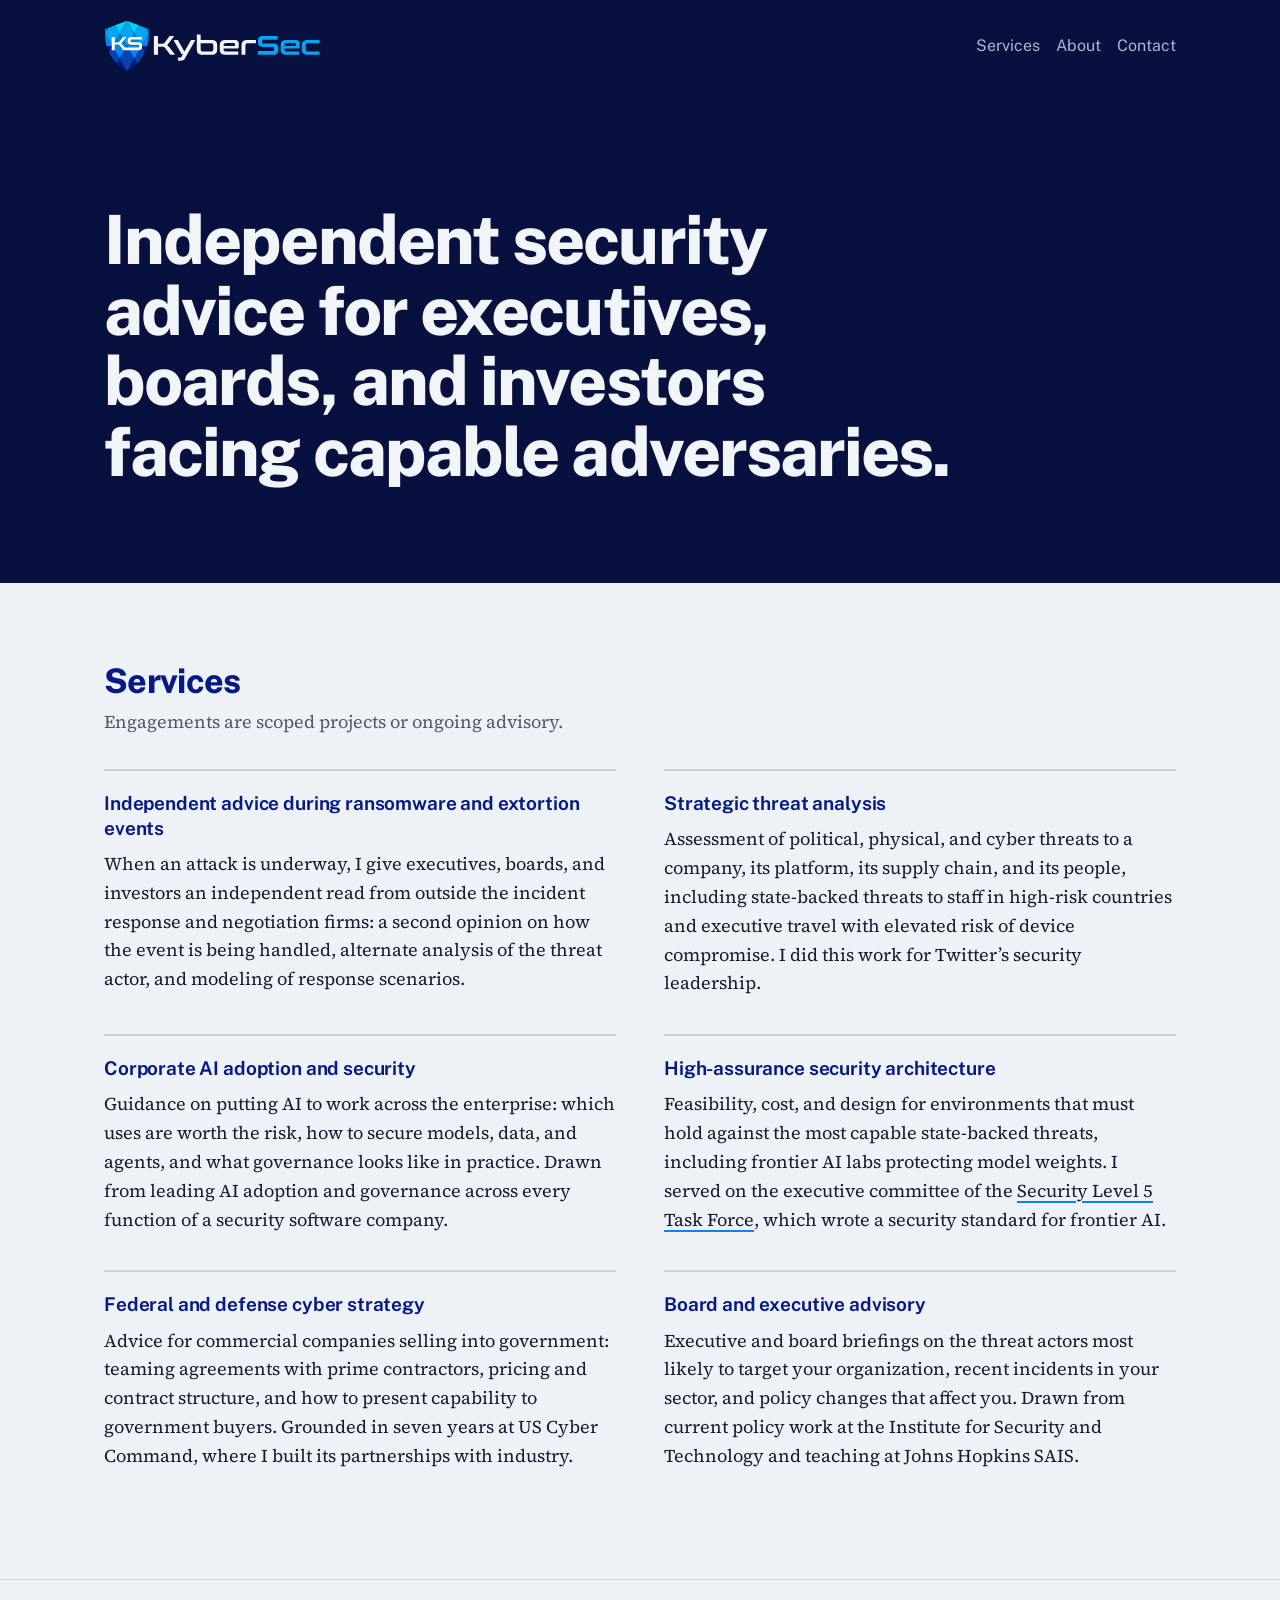
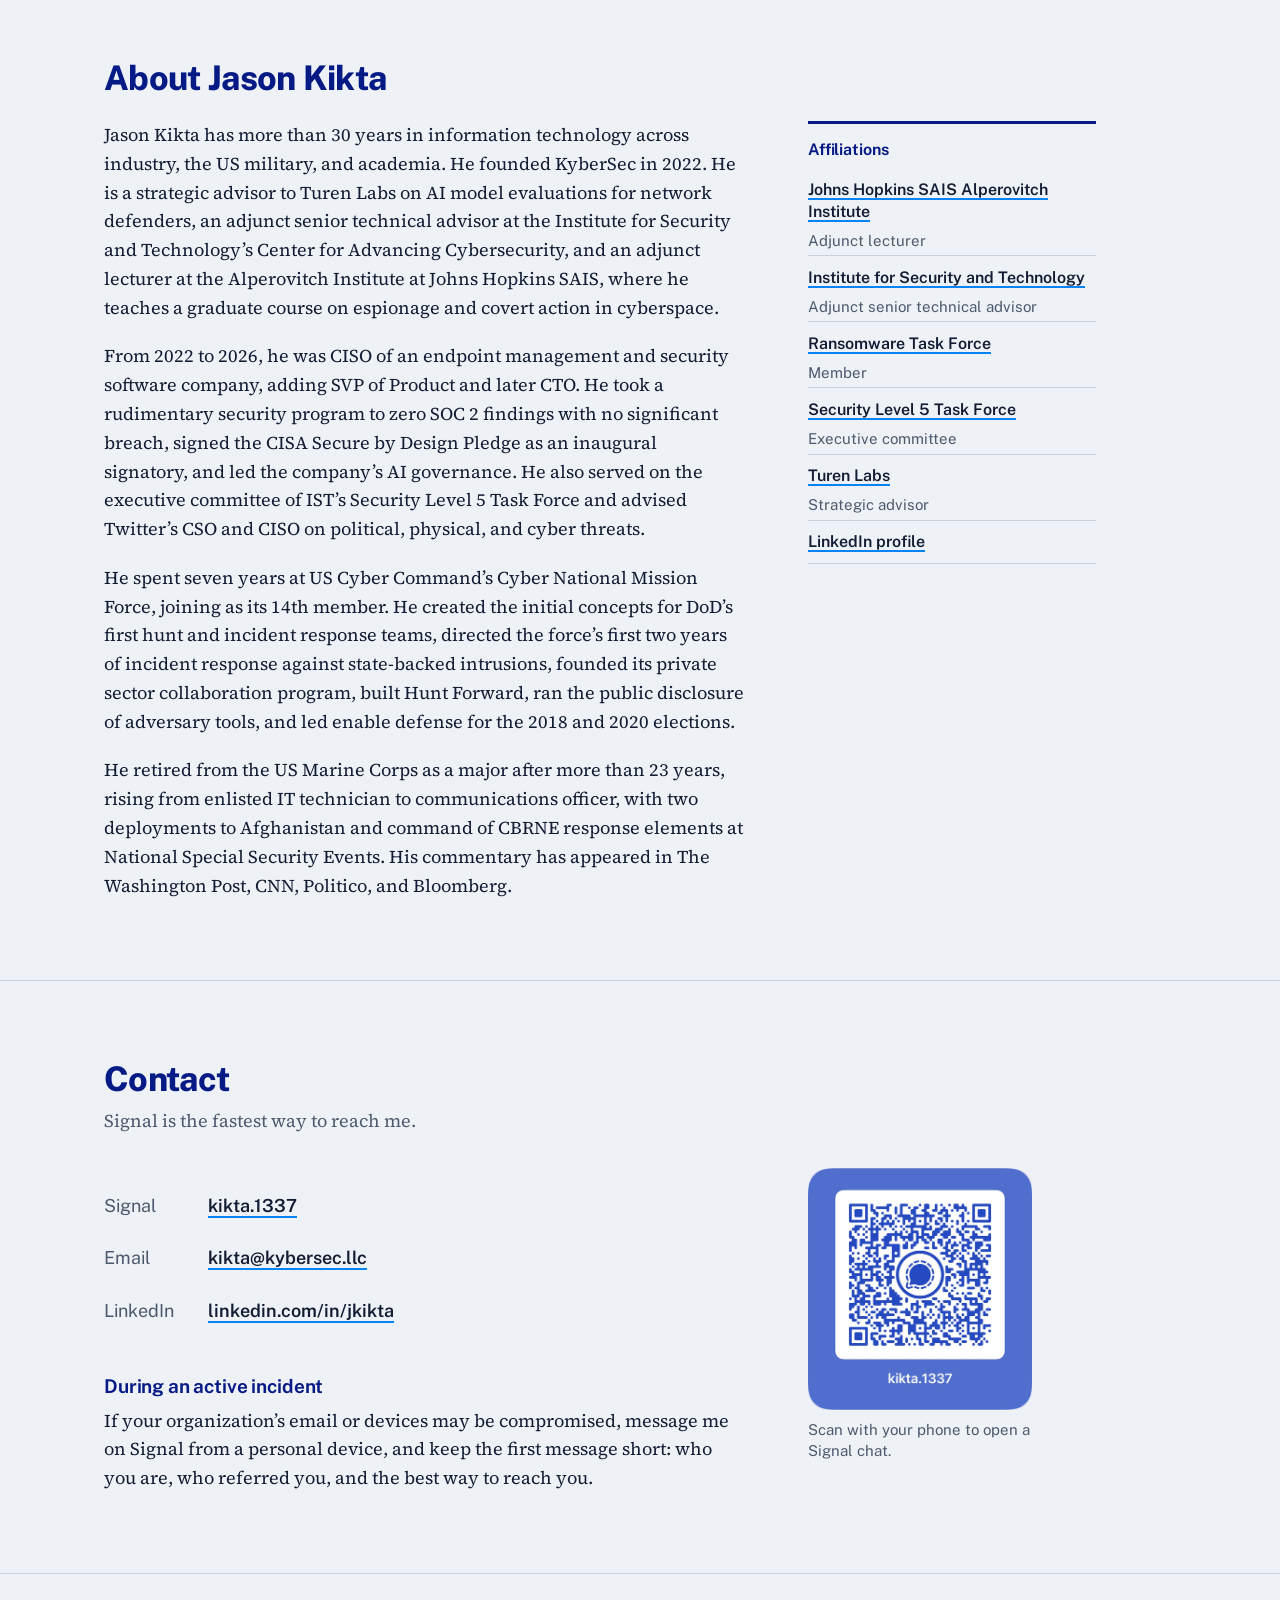
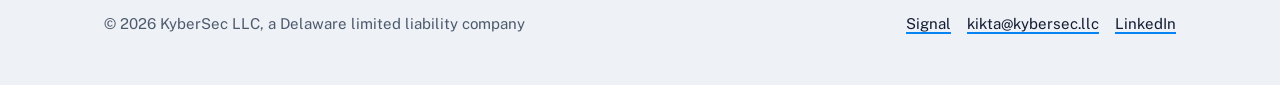
<file: index.html>
<!doctype html>
<html lang="en">
<head>
  <meta charset="utf-8">
  <meta name="viewport" content="width=device-width, initial-scale=1">
  <meta http-equiv="Content-Security-Policy" content="default-src 'none'; style-src 'self'; font-src 'self'; img-src 'self'; manifest-src 'self'; base-uri 'none'; form-action 'none'">
  <meta name="referrer" content="strict-origin-when-cross-origin">
  <title>KyberSec LLC | Jason Kikta</title>
  <meta name="description" content="KyberSec LLC is the independent security consulting practice of Jason Kikta, advising executives, boards, and investors facing ransomware, extortion, and state-backed threats.">
  <link rel="canonical" href="https://www.kybersec.llc/">
  <meta property="og:type" content="website">
  <meta property="og:site_name" content="KyberSec LLC">
  <meta property="og:url" content="https://www.kybersec.llc/">
  <meta property="og:title" content="KyberSec LLC | Jason Kikta">
  <meta property="og:description" content="KyberSec LLC is the independent security consulting practice of Jason Kikta, advising executives, boards, and investors facing ransomware, extortion, and state-backed threats.">
  <meta property="og:image" content="https://www.kybersec.llc/og-image.png">
  <meta property="og:image:width" content="1200">
  <meta property="og:image:height" content="630">
  <meta property="og:image:alt" content="KyberSec logo on a navy background with the line: Independent security advice from Jason Kikta.">
  <meta name="twitter:card" content="summary_large_image">
  <link rel="icon" href="/favicon.svg" type="image/svg+xml">
  <link rel="icon" href="/favicon-32.png" sizes="32x32" type="image/png">
  <link rel="apple-touch-icon" href="/apple-touch-icon.png">
  <link rel="manifest" href="/site.webmanifest">
  <link rel="describedby" href="/llms.txt" type="text/markdown">
  <meta name="theme-color" content="#08103f">
  <link rel="preload" href="/fonts/public-sans.woff2" as="font" type="font/woff2" crossorigin>
  <link rel="preload" href="/fonts/source-serif-4.woff2" as="font" type="font/woff2" crossorigin>
  <link rel="stylesheet" href="/styles.css">
  <script type="application/ld+json">
{
 "@context": "https://schema.org",
 "@graph": [
  {
   "@type": "ProfessionalService",
   "@id": "https://www.kybersec.llc/#org",
   "name": "KyberSec LLC",
   "url": "https://www.kybersec.llc/",
   "logo": "https://www.kybersec.llc/logo.svg",
   "email": "kikta@kybersec.llc",
   "founder": {
    "@id": "https://www.kybersec.llc/#about"
   },
   "description": "Independent security consulting for executives, boards, and investors facing ransomware, extortion, and state-backed threats.",
   "knowsAbout": [
    "Ransomware response advisory",
    "Data extortion response",
    "Incident response oversight",
    "Threat actor analysis",
    "Response scenario modeling",
    "Strategic threat analysis",
    "State-backed threats",
    "Executive travel risk",
    "Supply chain threat analysis",
    "AI security",
    "AI governance",
    "Corporate AI adoption",
    "Frontier AI security",
    "High-assurance security architecture",
    "Federal cyber strategy",
    "Government market strategy",
    "Board advisory",
    "Cyber policy"
   ]
  },
  {
   "@type": "Person",
   "@id": "https://www.kybersec.llc/#about",
   "name": "Jason Kikta",
   "jobTitle": "Principal",
   "worksFor": {
    "@id": "https://www.kybersec.llc/#org"
   },
   "url": "https://www.kybersec.llc/#about",
   "sameAs": [
    "https://www.linkedin.com/in/jkikta",
    "https://securityandtechnology.org/person/jason-kikta/"
   ],
   "knowsAbout": [
    "Ransomware response advisory",
    "Data extortion response",
    "Incident response oversight",
    "Threat actor analysis",
    "Response scenario modeling",
    "Strategic threat analysis",
    "State-backed threats",
    "Executive travel risk",
    "Supply chain threat analysis",
    "AI security",
    "AI governance",
    "Corporate AI adoption",
    "Frontier AI security",
    "High-assurance security architecture",
    "Federal cyber strategy",
    "Government market strategy",
    "Board advisory",
    "Cyber policy"
   ]
  }
 ]
}
  </script>
</head>
<body>
  <a class="skip" href="#main">Skip to content</a>
  <header class="masthead">
    <div class="wrap masthead-inner">
      <a class="wordmark" href="/"><img src="/logo-reverse.svg" alt="KyberSec LLC, home" width="250" height="60"></a>
      <nav aria-label="Primary">
        <ul>
          <li><a href="/#services">Services</a></li>
          <li><a href="/#about">About</a></li>
          <li><a href="/#contact">Contact</a></li>
        </ul>
      </nav>
    </div>
  </header>
  <main id="main" tabindex="-1">
    <div class="hero-band">
      <div class="wrap hero">
        <h1>Independent security advice for executives, boards, and investors facing capable adversaries.</h1>
      </div>
    </div>

    <section id="services" class="section" aria-labelledby="services-h">
     <div class="wrap">
      <h2 id="services-h" class="section-title">Services</h2>
      <p class="section-intro">Engagements are scoped projects or ongoing advisory.</p>
      <div class="services">
        <section class="service" id="independent-advice-during-ransomware-and-extortion-events" aria-labelledby="independent-advice-during-ransomware-and-extortion-events-h">
          <h3 id="independent-advice-during-ransomware-and-extortion-events-h">Independent advice during ransomware and extortion events</h3>
          <p>When an attack is underway, I give executives, boards, and investors an independent read from outside the incident response and negotiation firms: a second opinion on how the event is being handled, alternate analysis of the threat actor, and modeling of response scenarios.</p>
        </section>
        <section class="service" id="strategic-threat-analysis" aria-labelledby="strategic-threat-analysis-h">
          <h3 id="strategic-threat-analysis-h">Strategic threat analysis</h3>
          <p>Assessment of political, physical, and cyber threats to a company, its platform, its supply chain, and its people, including state-backed threats to staff in high-risk countries and executive travel with elevated risk of device compromise. I did this work for Twitter&rsquo;s security leadership.</p>
        </section>
        <section class="service" id="corporate-ai-adoption-and-security" aria-labelledby="corporate-ai-adoption-and-security-h">
          <h3 id="corporate-ai-adoption-and-security-h">Corporate AI adoption and security</h3>
          <p>Guidance on putting AI to work across the enterprise: which uses are worth the risk, how to secure models, data, and agents, and what governance looks like in practice. Drawn from leading AI adoption and governance across every function of a security software company.</p>
        </section>
        <section class="service" id="high-assurance-security-architecture" aria-labelledby="high-assurance-security-architecture-h">
          <h3 id="high-assurance-security-architecture-h">High-assurance security architecture</h3>
          <p>Feasibility, cost, and design for environments that must hold against the most capable state-backed threats, including frontier AI labs protecting model weights. I served on the executive committee of the <a href="https://securityandtechnology.org/sl5/">Security Level&nbsp;5 Task Force</a>, which wrote a security standard for frontier AI.</p>
        </section>
        <section class="service" id="federal-and-defense-cyber-strategy" aria-labelledby="federal-and-defense-cyber-strategy-h">
          <h3 id="federal-and-defense-cyber-strategy-h">Federal and defense cyber strategy</h3>
          <p>Advice for commercial companies selling into government: teaming agreements with prime contractors, pricing and contract structure, and how to present capability to government buyers. Grounded in seven years at US Cyber Command, where I built its partnerships with industry.</p>
        </section>
        <section class="service" id="board-and-executive-advisory" aria-labelledby="board-and-executive-advisory-h">
          <h3 id="board-and-executive-advisory-h">Board and executive advisory</h3>
          <p>Executive and board briefings on the threat actors most likely to target your organization, recent incidents in your sector, and policy changes that affect you. Drawn from current policy work at the Institute for Security and Technology and teaching at Johns Hopkins SAIS.</p>
        </section>
      </div>
     </div>
    </section>

    <section id="about" class="section" aria-labelledby="about-h">
     <div class="wrap">
      <h2 id="about-h" class="section-title">About Jason Kikta</h2>
      <div class="about-grid">
        <div class="prose">
          <p>Jason Kikta has more than 30 years in information technology across industry, the US military, and academia. He founded KyberSec in 2022. He is a strategic advisor to Turen Labs on AI model evaluations for network defenders, an adjunct senior technical advisor at the Institute for Security and Technology&rsquo;s Center for Advancing Cybersecurity, and an adjunct lecturer at the Alperovitch Institute at Johns Hopkins SAIS, where he teaches a graduate course on espionage and covert action in cyberspace.</p>
          <p>From 2022 to 2026, he was CISO of an endpoint management and security software company, adding SVP of Product and later CTO. He took a rudimentary security program to zero SOC&nbsp;2 findings with no significant breach, signed the CISA Secure by Design Pledge as an inaugural signatory, and led the company&rsquo;s AI governance. He also served on the executive committee of IST&rsquo;s Security Level&nbsp;5 Task Force and advised Twitter&rsquo;s CSO and CISO on political, physical, and cyber threats.</p>
          <p>He spent seven years at US Cyber Command&rsquo;s Cyber National Mission Force, joining as its 14th member. He created the initial concepts for DoD&rsquo;s first hunt and incident response teams, directed the force&rsquo;s first two years of incident response against state-backed intrusions, founded its private sector collaboration program, built Hunt Forward, ran the public disclosure of adversary tools, and led enable defense for the 2018 and 2020 elections.</p>
          <p>He retired from the US Marine Corps as a major after more than 23 years, rising from enlisted IT technician to communications officer, with two deployments to Afghanistan and command of CBRNE response elements at National Special Security Events. His commentary has appeared in The Washington Post, CNN, Politico, and Bloomberg.</p>
        </div>
        <aside class="facts" aria-labelledby="facts-h">
          <h3 id="facts-h">Affiliations</h3>
          <ul>
            <li><a href="https://alperovitch.sais.jhu.edu/">Johns Hopkins SAIS Alperovitch Institute</a><span>Adjunct lecturer</span></li>
            <li><a href="https://securityandtechnology.org/person/jason-kikta/">Institute for Security and Technology</a><span>Adjunct senior technical advisor</span></li>
            <li><a href="https://securityandtechnology.org/ransomwaretaskforce/">Ransomware Task Force</a><span>Member</span></li>
            <li><a href="https://securityandtechnology.org/sl5/">Security Level&nbsp;5 Task Force</a><span>Executive committee</span></li>
            <li><a href="https://turen.io/">Turen Labs</a><span>Strategic advisor</span></li>
            <li><a href="https://www.linkedin.com/in/jkikta" rel="noopener">LinkedIn profile</a></li>
          </ul>
        </aside>
      </div>
     </div>
    </section>

    <section id="contact" class="section" aria-labelledby="contact-h">
     <div class="wrap">
      <h2 id="contact-h" class="section-title">Contact</h2>
      <p class="section-intro">Signal is the fastest way to reach me.</p>
      <div class="contact-grid">
        <div class="prose">
          <ul class="contact-list">
            <li><span class="label">Signal</span><a href="https://signal.me/#eu/uKuiqjh27JBwfQ8UtlD77HINbyJ3RTp33RQztLLfVzUA3m6VDRRMsIzrnYrjlqFu" rel="noopener">kikta.1337</a></li>
            <li><span class="label">Email</span><a href="mailto:kikta@kybersec.llc">kikta@kybersec.llc</a></li>
            <li><span class="label">LinkedIn</span><a href="https://www.linkedin.com/in/jkikta" rel="noopener">linkedin.com/in/jkikta</a></li>
          </ul>
          <h3>During an active incident</h3>
          <p>If your organization&rsquo;s email or devices may be compromised, message me on Signal from a personal device, and keep the first message short: who you are, who referred you, and the best way to reach you.</p>
        </div>
        <figure class="qr">
          <a href="https://signal.me/#eu/uKuiqjh27JBwfQ8UtlD77HINbyJ3RTp33RQztLLfVzUA3m6VDRRMsIzrnYrjlqFu" rel="noopener"><img src="/signal-qr.png" alt="Signal QR code for kikta.1337" width="480" height="519"></a>
          <figcaption>Scan with your phone to open a Signal chat.</figcaption>
        </figure>
      </div>
     </div>
    </section>
  </main>

  <footer class="footer">
    <div class="wrap footer-inner">
      <p>&copy; 2026 KyberSec LLC, a Delaware limited liability company</p>
      <ul>
        <li><a href="https://signal.me/#eu/uKuiqjh27JBwfQ8UtlD77HINbyJ3RTp33RQztLLfVzUA3m6VDRRMsIzrnYrjlqFu" rel="noopener">Signal</a></li>
        <li><a href="mailto:kikta@kybersec.llc">kikta@kybersec.llc</a></li>
        <li><a href="https://www.linkedin.com/in/jkikta" rel="noopener">LinkedIn</a></li>
      </ul>
    </div>
  </footer>
</body>
</html>
</file>
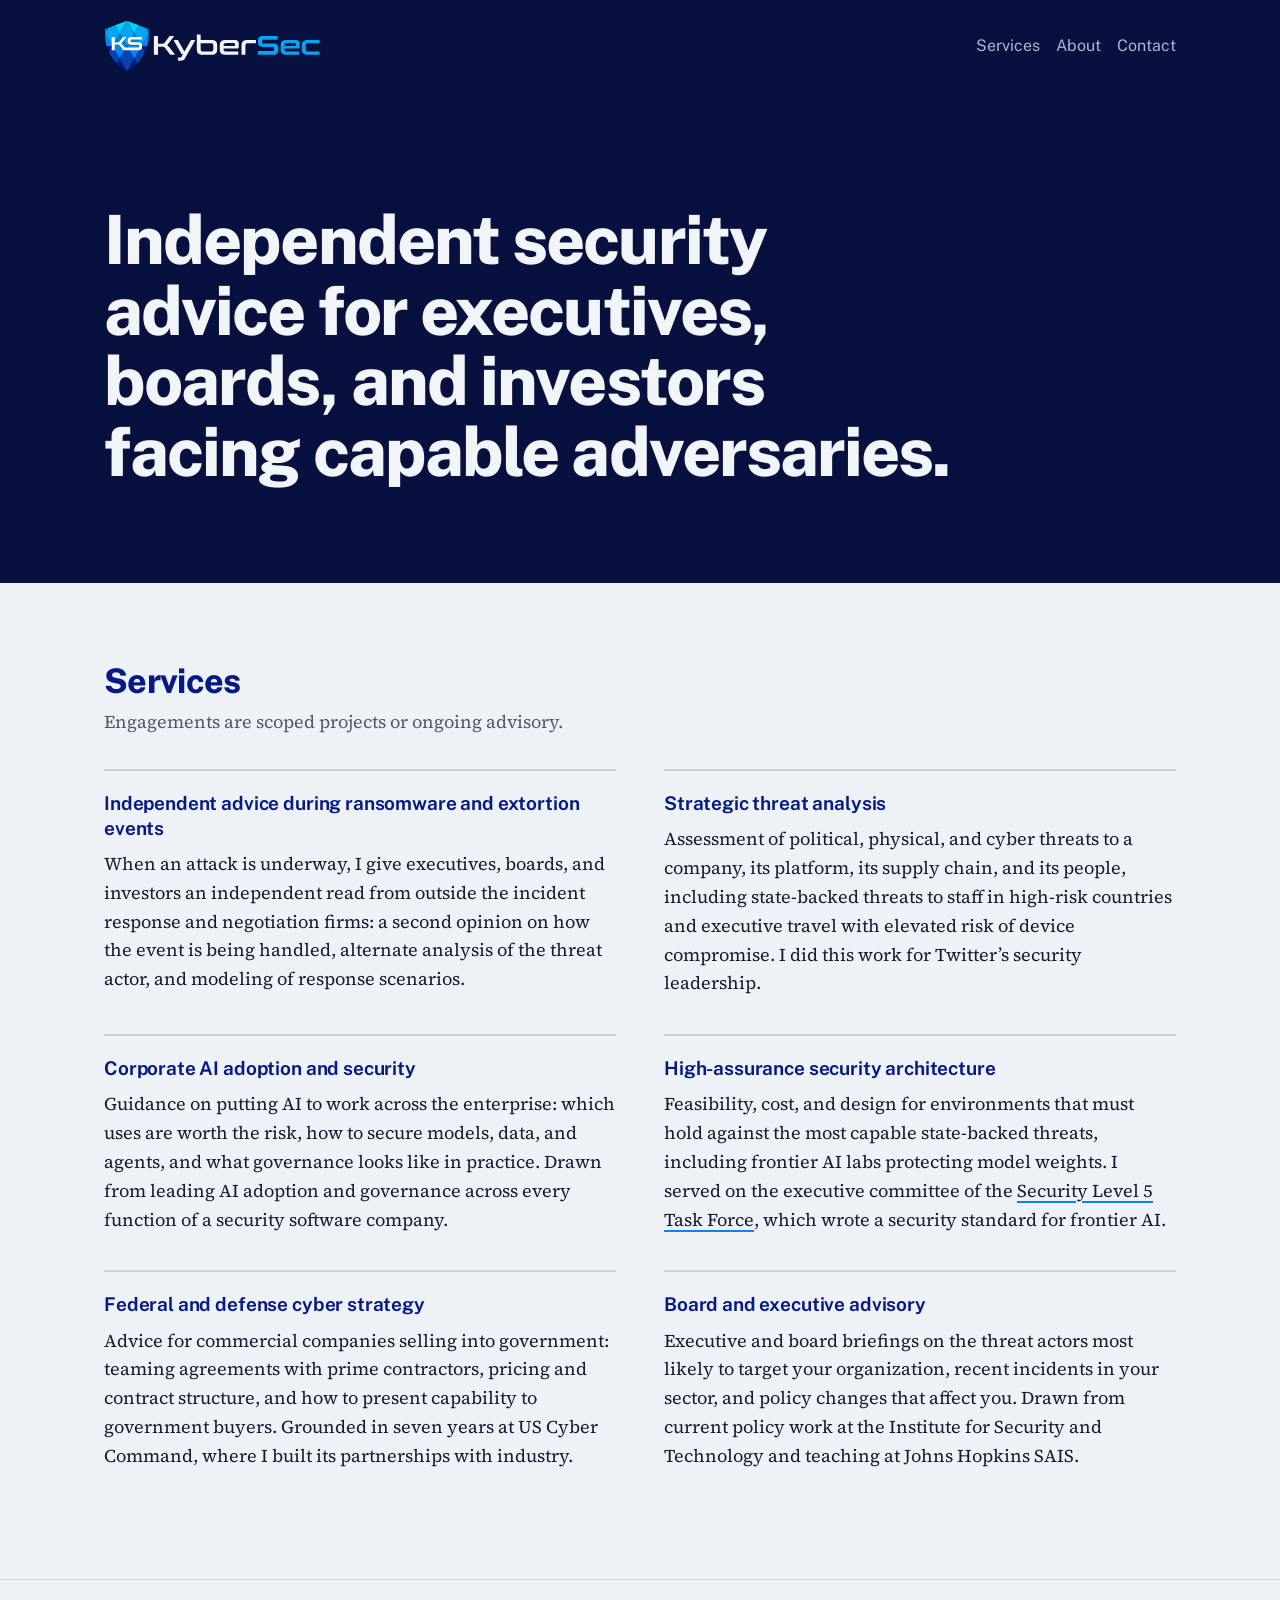
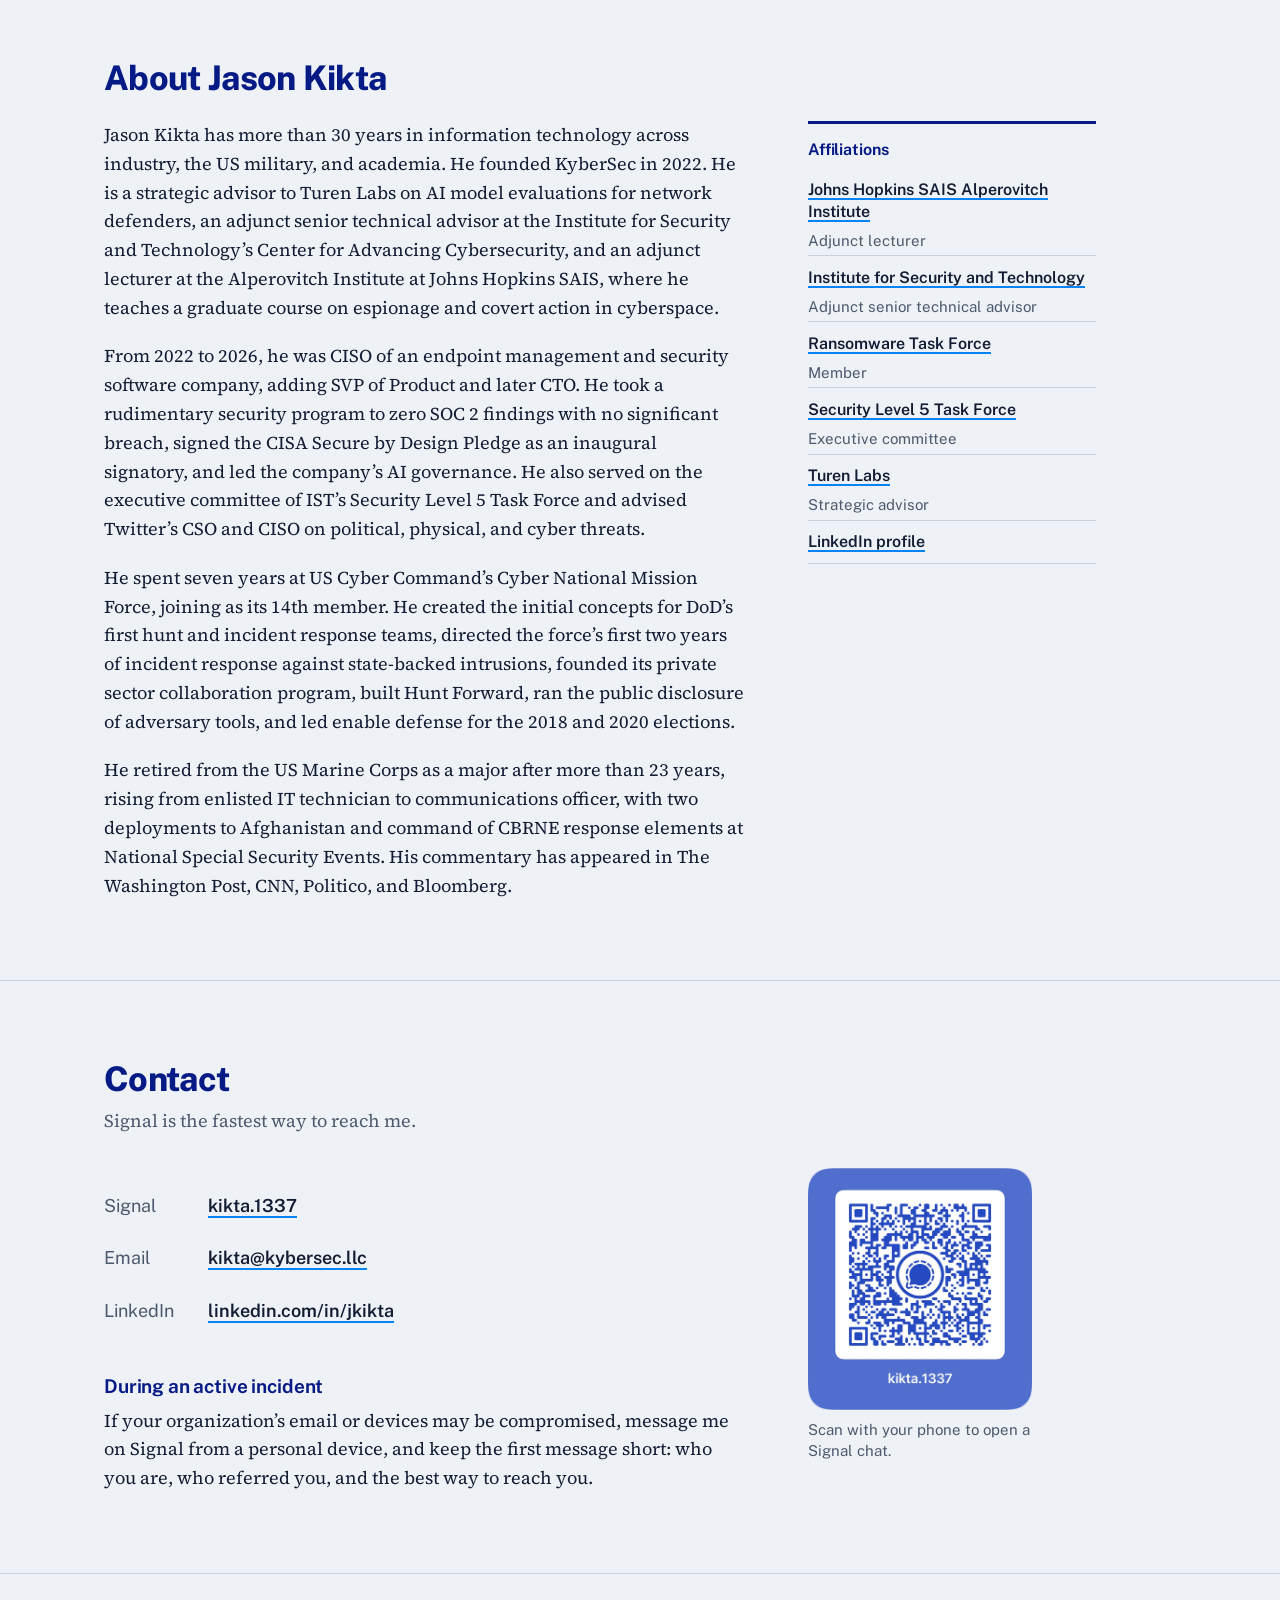
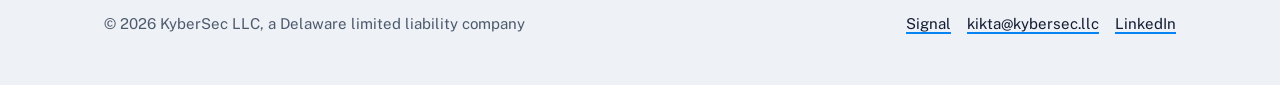
<file: about/index.html>
<!doctype html>
<html lang="en">
<head>
  <meta charset="utf-8">
  <meta name="robots" content="noindex">
  <link rel="canonical" href="https://www.kybersec.llc/">
  <meta http-equiv="refresh" content="0; url=/#about">
  <title>KyberSec LLC</title>
</head>
<body>
  <p><a href="/#about">Continue to KyberSec LLC</a></p>
</body>
</html>
</file>
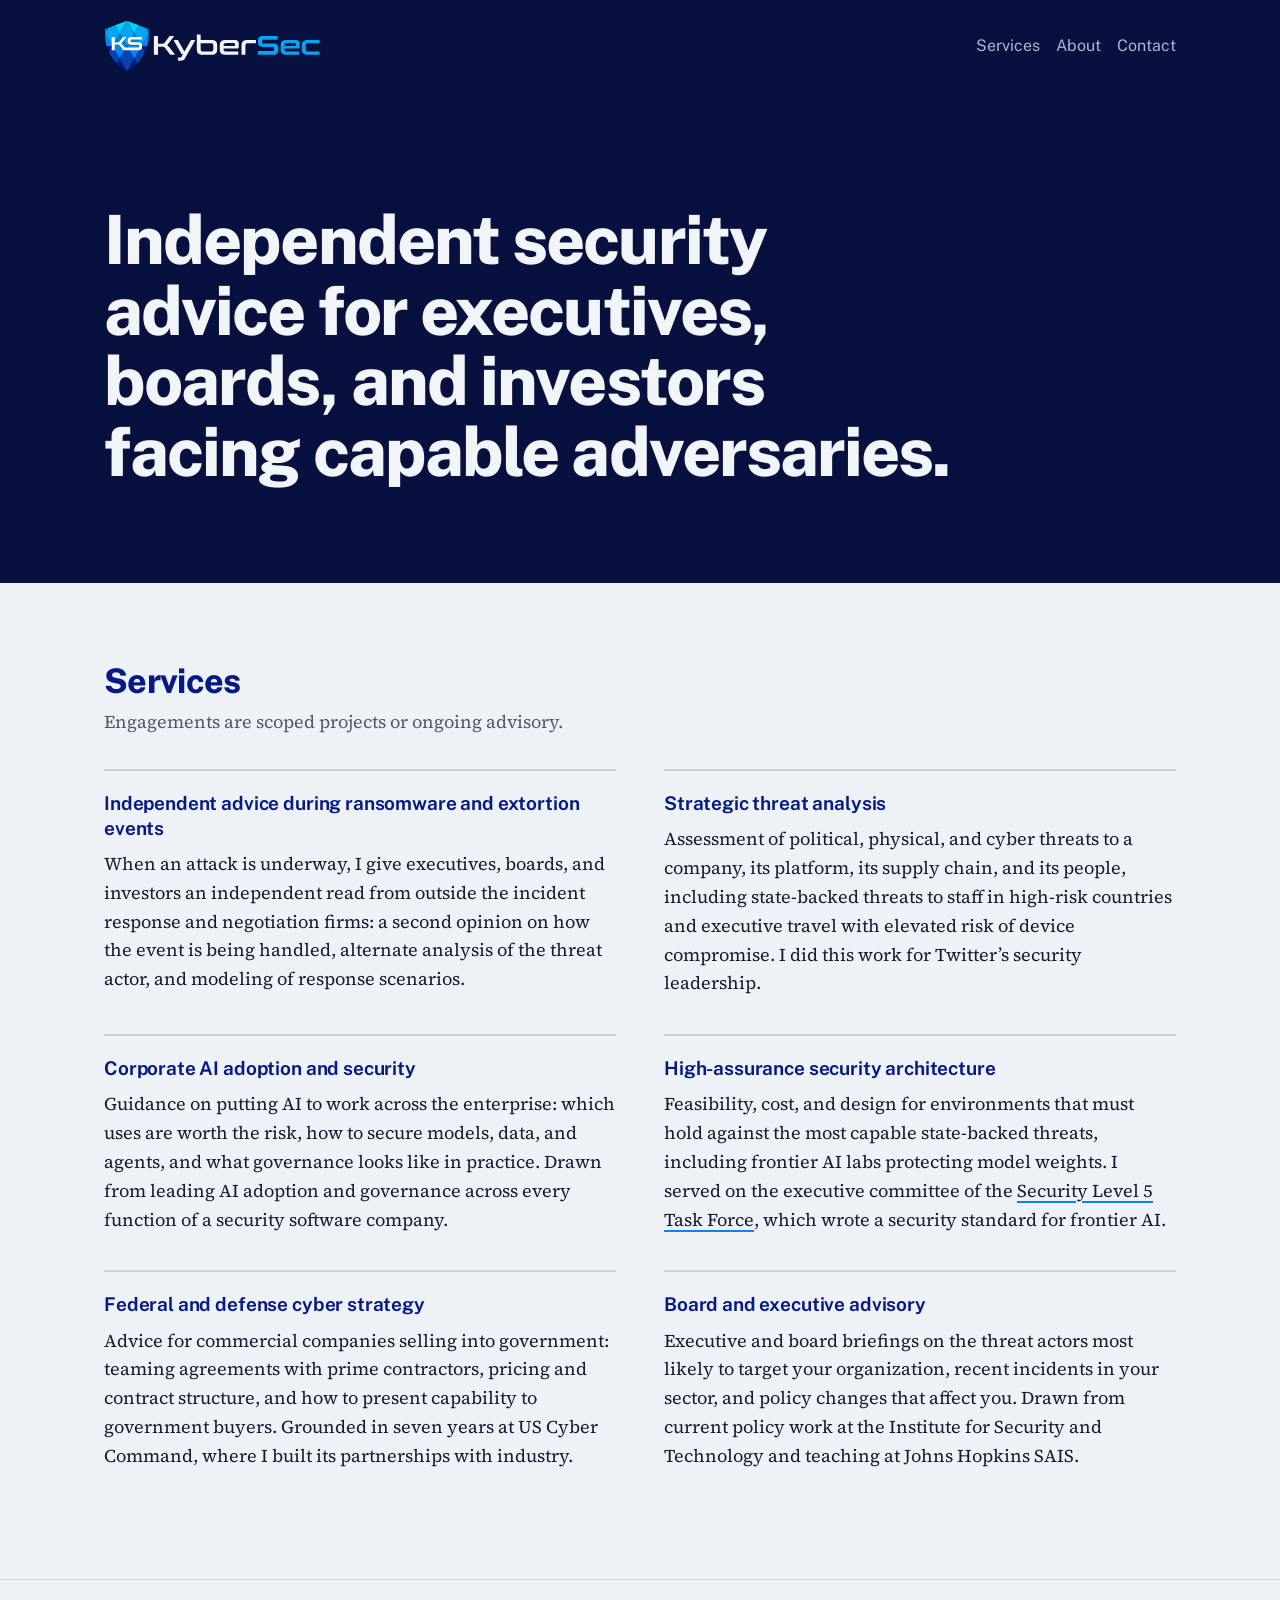
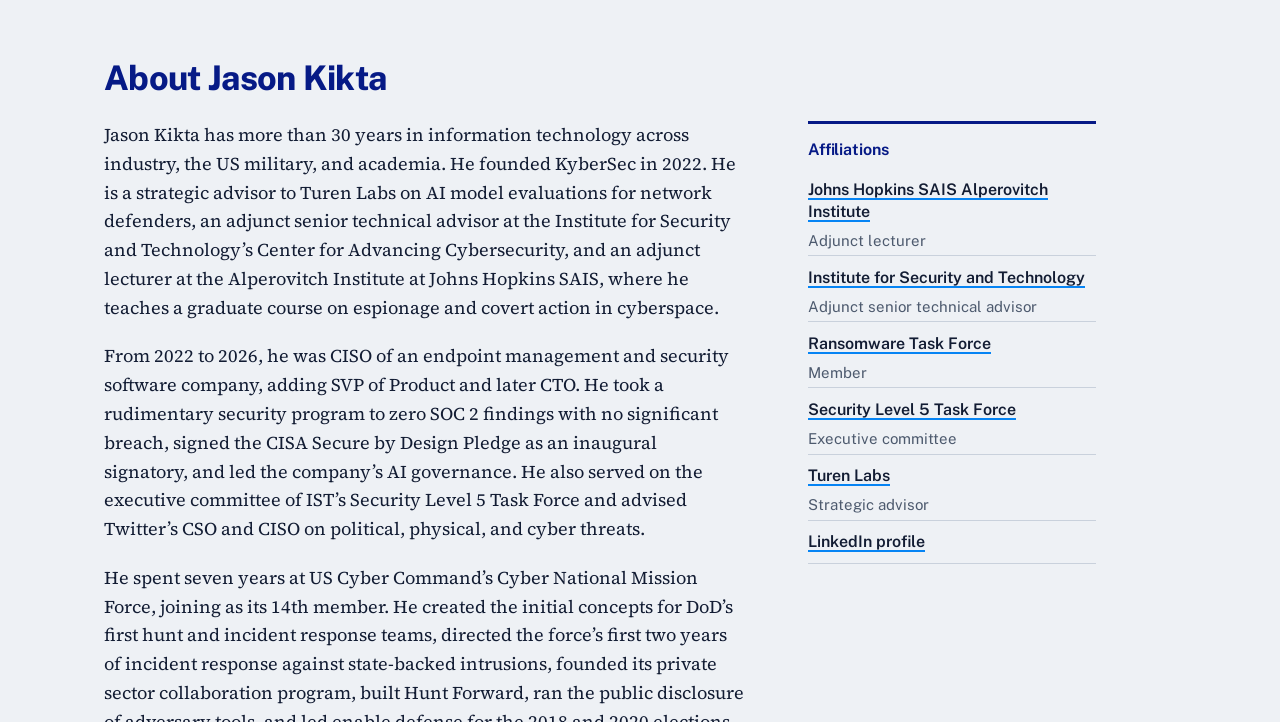
<file: contact/index.html>
<!doctype html>
<html lang="en">
<head>
  <meta charset="utf-8">
  <meta name="robots" content="noindex">
  <link rel="canonical" href="https://www.kybersec.llc/">
  <meta http-equiv="refresh" content="0; url=/#contact">
  <title>KyberSec LLC</title>
</head>
<body>
  <p><a href="/#contact">Continue to KyberSec LLC</a></p>
</body>
</html>
</file>
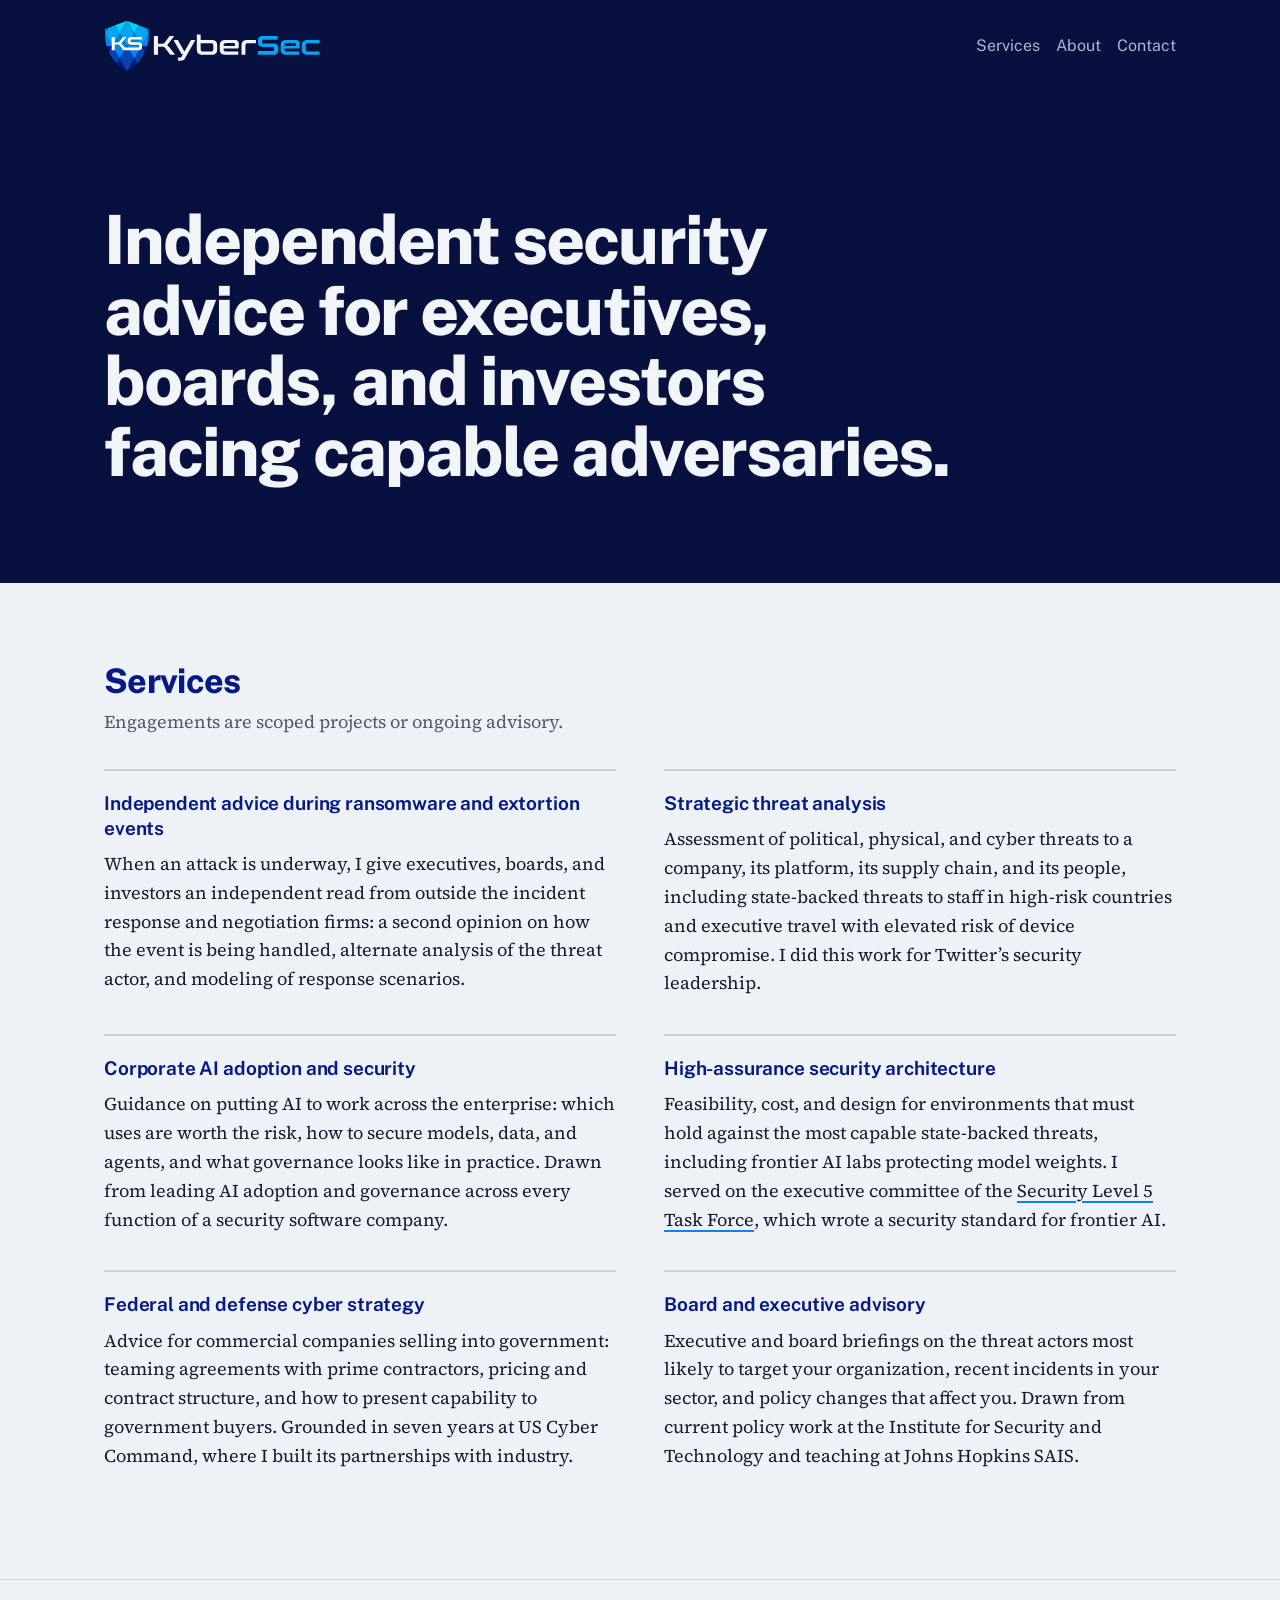
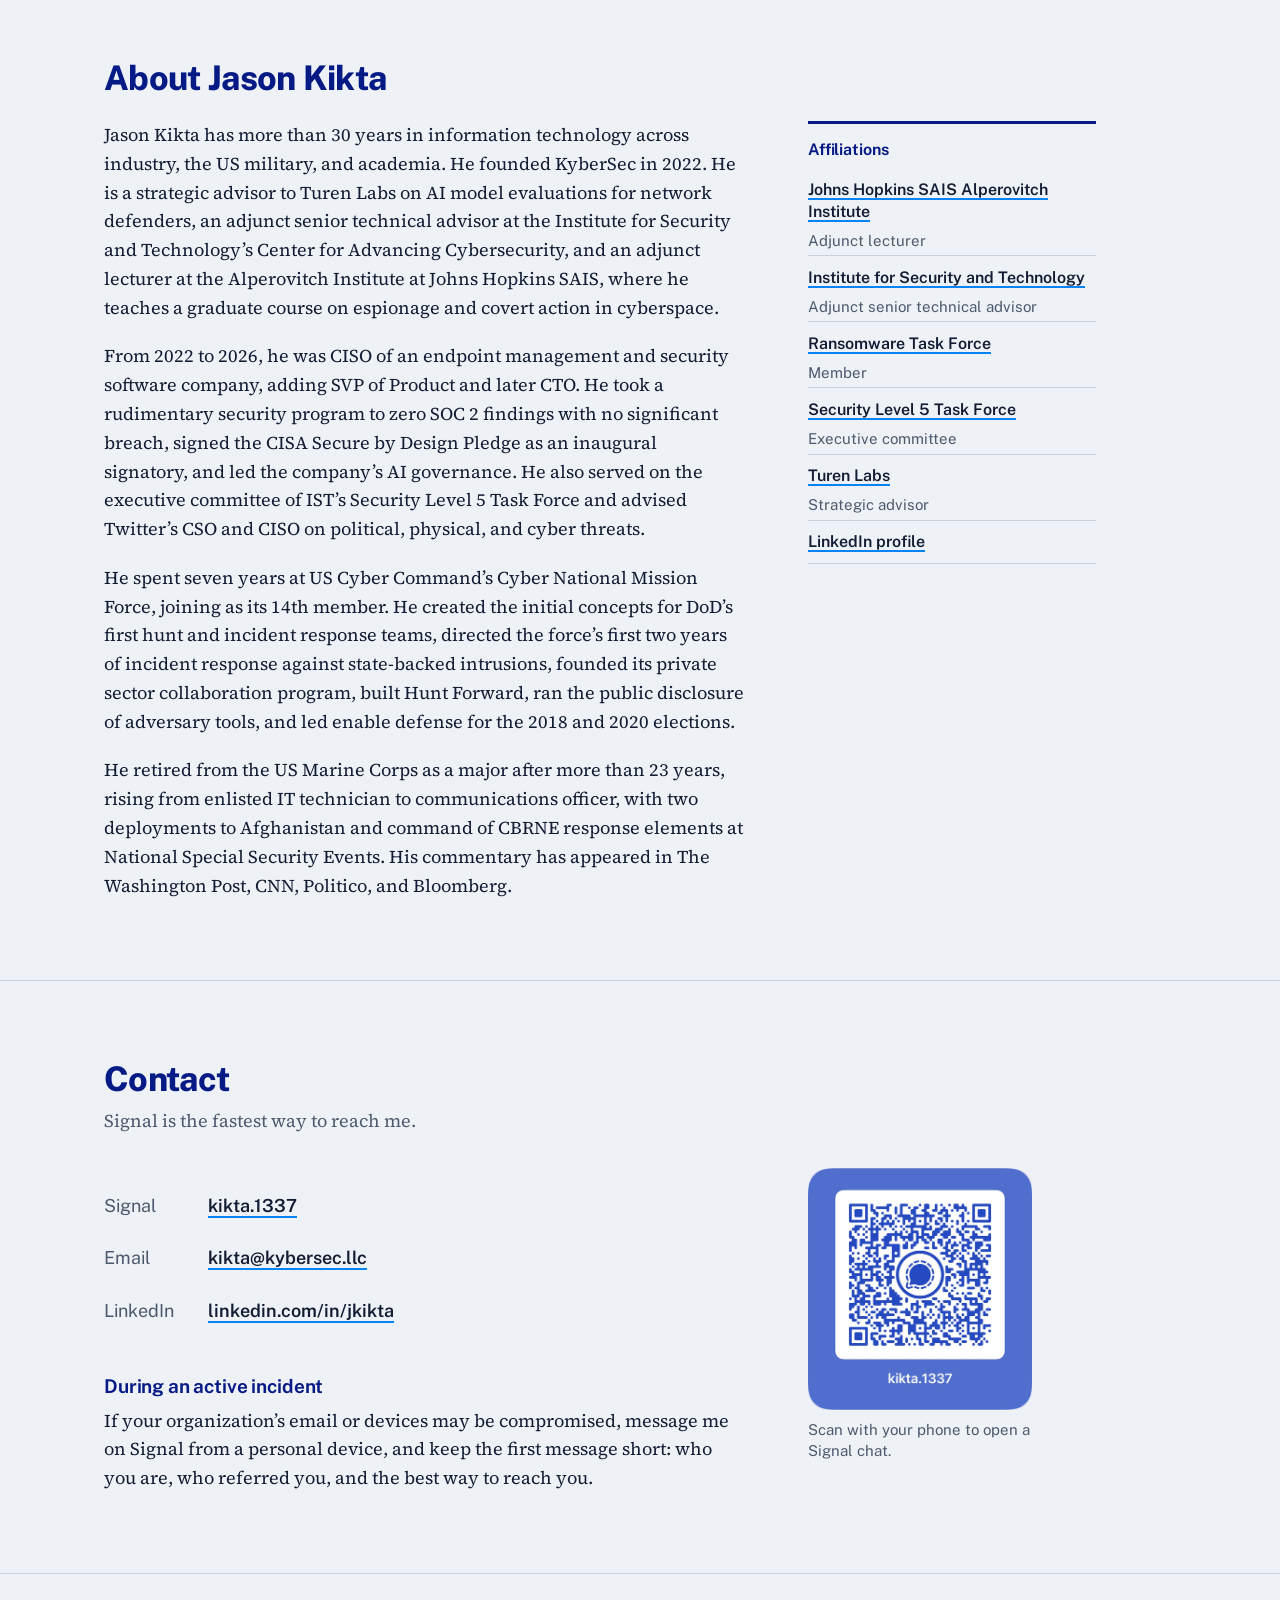
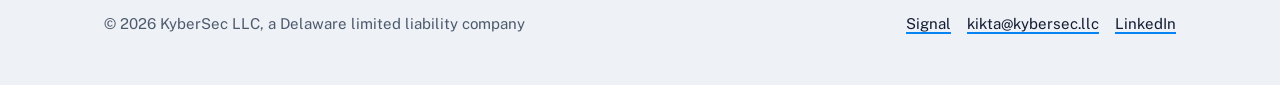
<file: services/index.html>
<!doctype html>
<html lang="en">
<head>
  <meta charset="utf-8">
  <meta name="robots" content="noindex">
  <link rel="canonical" href="https://www.kybersec.llc/">
  <meta http-equiv="refresh" content="0; url=/#services">
  <title>KyberSec LLC</title>
</head>
<body>
  <p><a href="/#services">Continue to KyberSec LLC</a></p>
</body>
</html>
</file>
<file: styles.css>
@font-face {
  font-family: "Public Sans";
  src: url("fonts/public-sans.woff2") format("woff2");
  font-weight: 100 900;
  font-style: normal;
  font-display: swap;
}
@font-face {
  font-family: "Source Serif 4";
  src: url("fonts/source-serif-4.woff2") format("woff2");
  font-weight: 200 900;
  font-style: normal;
  font-display: swap;
}
@font-face {
  font-family: "Source Serif 4";
  src: url("fonts/source-serif-4-italic.woff2") format("woff2");
  font-weight: 200 900;
  font-style: italic;
  font-display: swap;
}

:root {
  --paper: #eef1f5;
  --ink: #121c33;
  --head: #061a86;
  --muted: #4d5a6e;
  --rule: #c9d1dc;
  --accent: #0684f4;
  --hero-bg: #08103f;
  --hero-ink: #f2f5f7;
  --hero-muted: #aab5d4;
  --hero-accent: #06d3f4;
  --sans: "Public Sans", system-ui, -apple-system, "Segoe UI", sans-serif;
  --serif: "Source Serif 4", Georgia, "Times New Roman", serif;
  --wrap: 72rem;
  --gutter: clamp(1rem, 4vw, 2.5rem);
}

@media (prefers-color-scheme: dark) {
  :root {
    --paper: #0f1838;
    --ink: #e4e9f2;
    --head: #9ccbff;
    --muted: #a3afc8;
    --rule: #2a3770;
    --accent: #06a5f4;
    --hero-bg: #050920;
  }
}

*, *::before, *::after { box-sizing: border-box; }

html { -webkit-text-size-adjust: 100%; scroll-behavior: smooth; }
@media (prefers-reduced-motion: reduce) { html { scroll-behavior: auto; } }

body {
  margin: 0;
  background: var(--paper);
  color: var(--ink);
  font-family: var(--serif);
  font-size: 1.125rem;
  line-height: 1.6;
  font-optical-sizing: auto;
  text-rendering: optimizeLegibility;
}

a { color: inherit; text-decoration-color: var(--accent); text-decoration-thickness: 1.5px; text-underline-offset: 0.2em; }
a:hover { text-decoration-thickness: 2.5px; }
:focus-visible { outline: 3px solid var(--accent); outline-offset: 3px; border-radius: 2px; }

.wrap { max-width: var(--wrap); margin-inline: auto; padding-inline: var(--gutter); }

.skip {
  position: absolute; left: -999px; top: 0;
  background: var(--paper); color: var(--ink); padding: 0.5rem 1rem; z-index: 10;
}
.skip:focus { left: 1rem; top: 1rem; }

/* Page frame: footer stays at the bottom on short pages */
body { display: flex; flex-direction: column; min-height: 100vh; min-height: 100dvh; }
main { flex: 1 0 auto; }
main:focus { outline: none; }

/* Masthead and hero: the one loud element on the page */
.masthead, .hero-band {
  background: var(--hero-bg);
  color: var(--hero-ink);
  --accent: var(--hero-accent);
}
@media (prefers-color-scheme: dark) {
  .hero-band { border-bottom: 1px solid var(--rule); }
}
.masthead-inner {
  display: flex; align-items: center; justify-content: space-between;
  gap: 0.5rem 1rem; flex-wrap: wrap;
  padding-block: 0.75rem;
  font-family: var(--sans);
}
.wordmark { display: block; line-height: 0; padding-block: 0.5rem; }
.wordmark img { display: block; height: clamp(2.5rem, 5vw, 3.25rem); width: auto; }
.masthead nav ul { list-style: none; margin: 0 -0.5rem; padding: 0; display: flex; }
.masthead nav a {
  display: inline-block; padding: 0.75rem 0.5rem;
  text-decoration: none; font-size: 1rem; color: var(--hero-muted);
}
.masthead nav a:hover { color: var(--hero-ink); text-decoration: underline; text-decoration-color: var(--accent); }
.masthead nav a[aria-current="page"] {
  color: var(--hero-ink);
  text-decoration: underline;
  text-decoration-color: var(--accent);
  text-decoration-thickness: 2px;
  text-underline-offset: 0.4em;
}

.hero { padding-block: clamp(2.5rem, 9vw, 7rem) clamp(3rem, 8vw, 6rem); }
.hero h1 {
  font-family: var(--sans);
  font-weight: 780;
  font-size: clamp(2.125rem, 5.4vw, 4.25rem);
  line-height: 1.04;
  letter-spacing: -0.028em;
  max-width: 21ch;
  margin: 0;
  text-wrap: balance;
}
.hero-sub {
  font-size: clamp(1.125rem, 2vw, 1.375rem);
  color: var(--hero-muted);
  max-width: 52ch;
  margin: 0.75rem 0 0;
}
.hero-page { padding-block: clamp(2rem, 6vw, 4.5rem) clamp(2rem, 5vw, 3.5rem); }
.hero-page h1 { font-size: clamp(2.25rem, 5vw, 3.5rem); }

/* Body */
.page-body { padding-block: clamp(2.5rem, 6vw, 4.5rem); }

h2 {
  color: var(--head);
  font-family: var(--sans);
  font-weight: 650;
  font-size: 1.25rem;
  line-height: 1.3;
  letter-spacing: -0.01em;
  margin: 0;
}
.section-label { margin-bottom: 1rem; }

.prose { max-width: 64ch; }
.prose p { margin: 0 0 1.1em; }
.prose p:last-child { margin-bottom: 0; }
.prose h2 { margin: 2.25rem 0 0.5rem; }

/* Home: service index */
.service-names { list-style: none; margin: 0; padding: 0; max-width: 64ch; font-family: var(--sans); font-weight: 600; font-size: 1.125rem; line-height: 1.35; }
.service-names li { border-top: 1px solid var(--rule); }
.service-names li:last-child { border-bottom: 1px solid var(--rule); }
.service-names a {
  display: flex; justify-content: space-between; align-items: baseline; gap: 1rem;
  padding-block: 0.9rem;
  color: var(--head); text-decoration: none;
}
.service-names a::after { content: "\203A"; color: var(--accent); font-size: 1.4em; line-height: 0.8; }
.service-names a:hover { text-decoration: underline; text-decoration-color: var(--accent); }

/* Services page */
.services { max-width: 64ch; }
.service { padding-block: 1.5rem; border-top: 1px solid var(--rule); scroll-margin-top: 1.5rem; }
.service:first-child { border-top: 0; padding-top: 0; }
.service h2 { font-size: 1.1875rem; margin-bottom: 0.5rem; }
.service p { margin: 0; }
.more { font-family: var(--sans); font-weight: 600; margin: 2rem 0 0; }
.prose .more { margin-top: 1.5rem; }

/* About page */
.about-grid { display: grid; gap: 2.5rem; }
@media (min-width: 60rem) {
  .about-grid { grid-template-columns: minmax(0, 64ch) minmax(14rem, 18rem); gap: 4rem; align-items: start; }
}
.facts { font-family: var(--sans); font-size: 1rem; line-height: 1.35; border-top: 3px solid var(--head); padding-top: 1rem; }
.facts h2 { font-size: 1rem; margin-bottom: 0.5rem; }
.facts ul { list-style: none; margin: 0; padding: 0; }
.facts li { padding-block: 0.6rem; border-bottom: 1px solid var(--rule); }
.facts a { font-weight: 600; }
.facts span { display: block; color: var(--muted); font-size: 0.9375rem; margin-top: 0.15rem; }

/* Contact */
.contact-list { list-style: none; margin: 0.75rem 0 0; padding: 0; font-family: var(--sans); font-weight: 600; }
.contact-list a { display: inline-block; padding-block: 0.6rem; }

/* Footer */
.footer {
  padding-block: 1.75rem 2.5rem;
  border-top: 1px solid var(--rule);
  font-family: var(--sans);
  font-size: 0.9375rem;
  color: var(--muted);
}
.footer-inner { display: flex; flex-wrap: wrap; justify-content: space-between; align-items: center; gap: 0.5rem 1.5rem; }
.footer p { margin: 0; }
.footer ul { list-style: none; margin: 0 -0.5rem; padding: 0; display: flex; flex-wrap: wrap; }
.footer ul a { display: inline-block; padding: 0.6rem 0.5rem; color: var(--ink); }
.facts a, .more a { display: inline-block; padding-block: 0.4rem; }
.facts li { padding-block: 0.25rem; }
.contact-list li { padding-block: 0.6rem; }
.contact-list li a { padding-block: 0; }
.handle { font-weight: 600; }
.contact-list li:has(> a:only-child) a { padding-block: 0.6rem; }

/* Contact layout */
.contact-grid { display: grid; gap: 2.5rem; }
@media (min-width: 52rem) {
  .contact-grid { grid-template-columns: minmax(0, 64ch) 14rem; gap: 4rem; align-items: start; }
}
.contact-list li { display: flex; flex-wrap: wrap; align-items: baseline; gap: 0 1rem; padding-block: 0.35rem; }
.contact-list .label { font-weight: 400; color: var(--muted); min-width: 5.5rem; }
.contact-list li a { padding-block: 0.4rem; }
.qr { margin: 0; font-family: var(--sans); font-size: 0.9375rem; color: var(--muted); line-height: 1.4; }
.qr a { display: block; line-height: 0; }
.qr img { width: 100%; max-width: 14rem; height: auto; border-radius: 6px; border: 1px solid var(--rule); }
.qr figcaption { margin-top: 0.6rem; max-width: 14rem; }
@media (max-width: 51.99rem) { .qr { display: none; } }

/* Single-page sections */
.section { padding-block: clamp(2.75rem, 7vw, 5rem); scroll-margin-top: 0; }
.section + .section { border-top: 1px solid var(--rule); }
.section-title {
  font-size: clamp(1.625rem, 3.2vw, 2.125rem);
  font-weight: 760;
  letter-spacing: -0.02em;
  line-height: 1.1;
  margin: 0 0 0.5rem;
}
.section-intro { margin: 0 0 2rem; color: var(--muted); max-width: 64ch; }
.section .about-grid, .section .contact-grid { margin-top: 1.5rem; }
h3 {
  color: var(--head);
  font-family: var(--sans);
  font-weight: 650;
  font-size: 1.1875rem;
  line-height: 1.3;
  letter-spacing: -0.008em;
  margin: 0 0 0.5rem;
}
.prose h3 { margin: 2.25rem 0 0.5rem; }
.facts h3 { font-size: 1rem; margin-bottom: 0.5rem; }
.qr img { border: 0; border-radius: 0; }

/* Services grid */
.services { max-width: none; display: grid; grid-template-columns: 1fr; gap: 0 2.5rem; }
.service, .service:first-child { padding: 1.25rem 0 1.75rem; border-top: 2px solid var(--rule); }
.service h3 { margin-bottom: 0.6rem; }
.service p { max-width: 62ch; }
@media (min-width: 52rem) {
  .services { grid-template-columns: repeat(2, minmax(0, 1fr)); gap: 0.5rem 3rem; }
}
</file>
